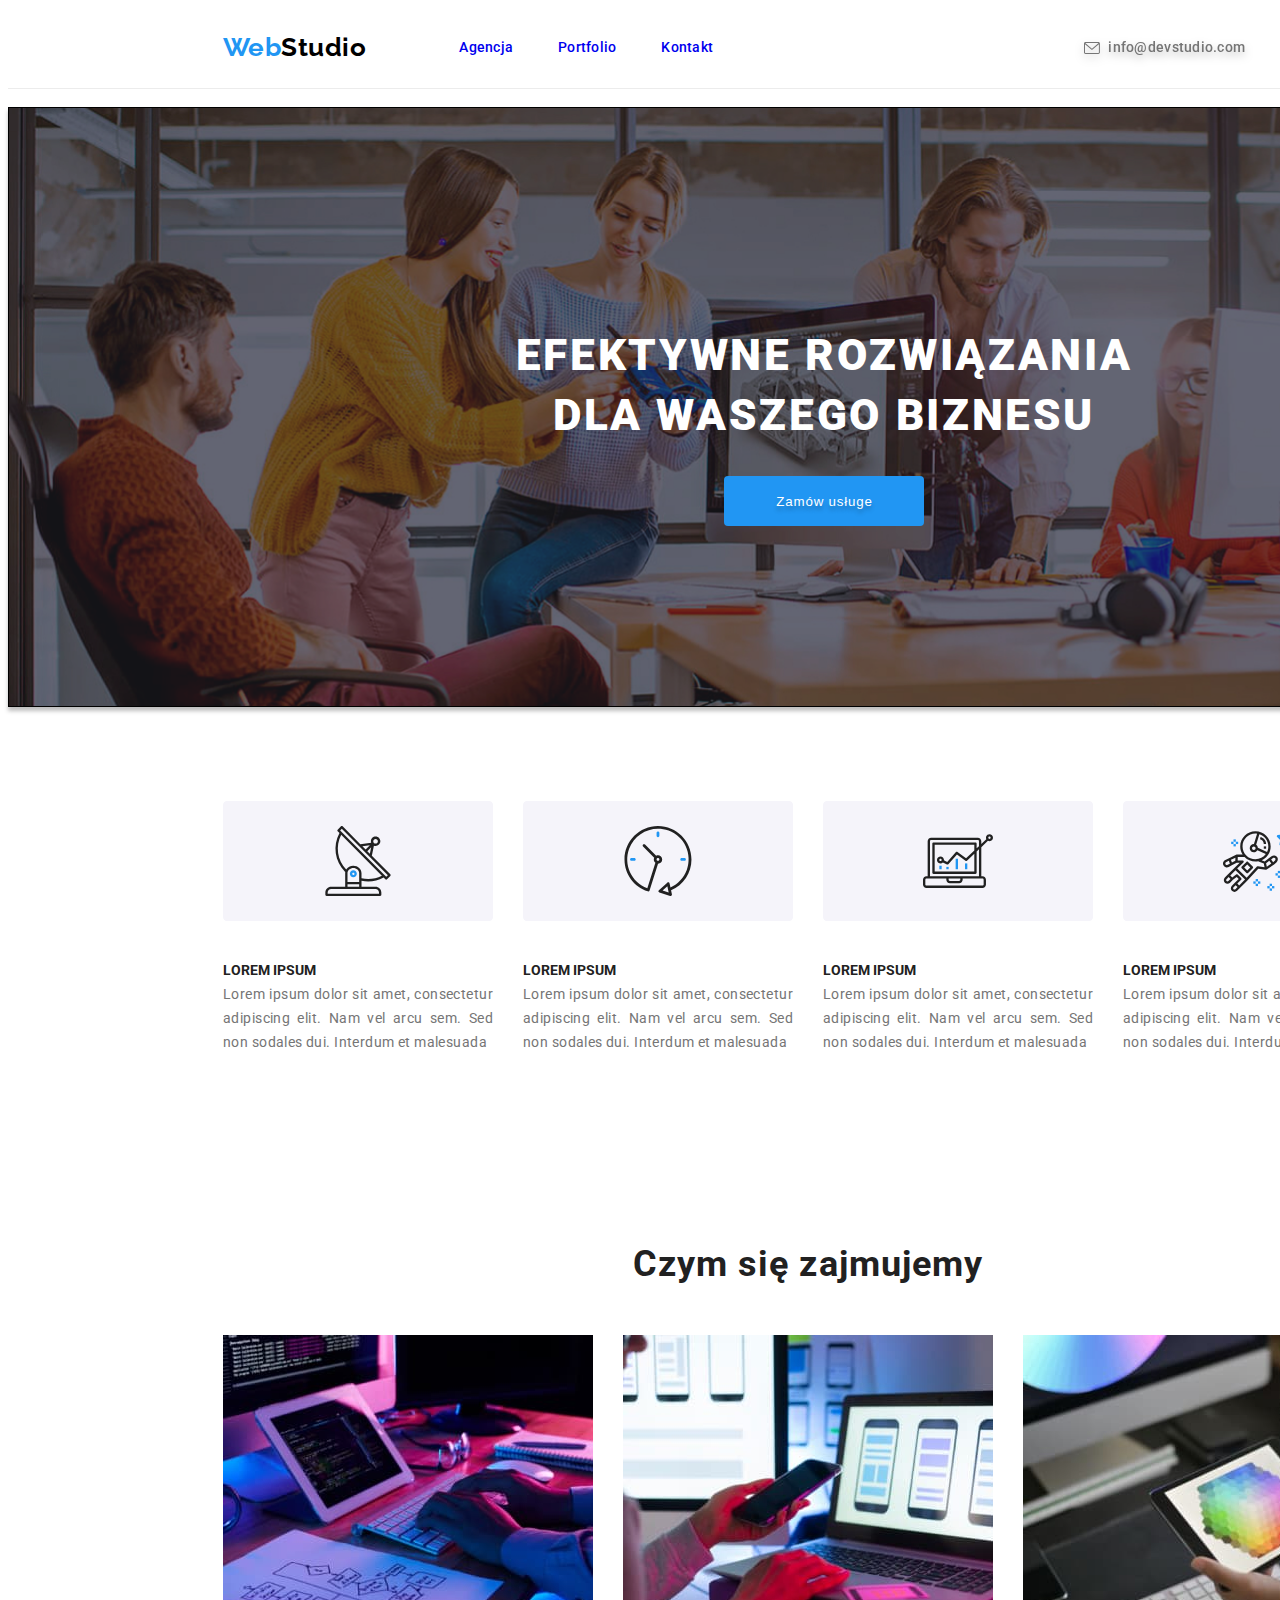
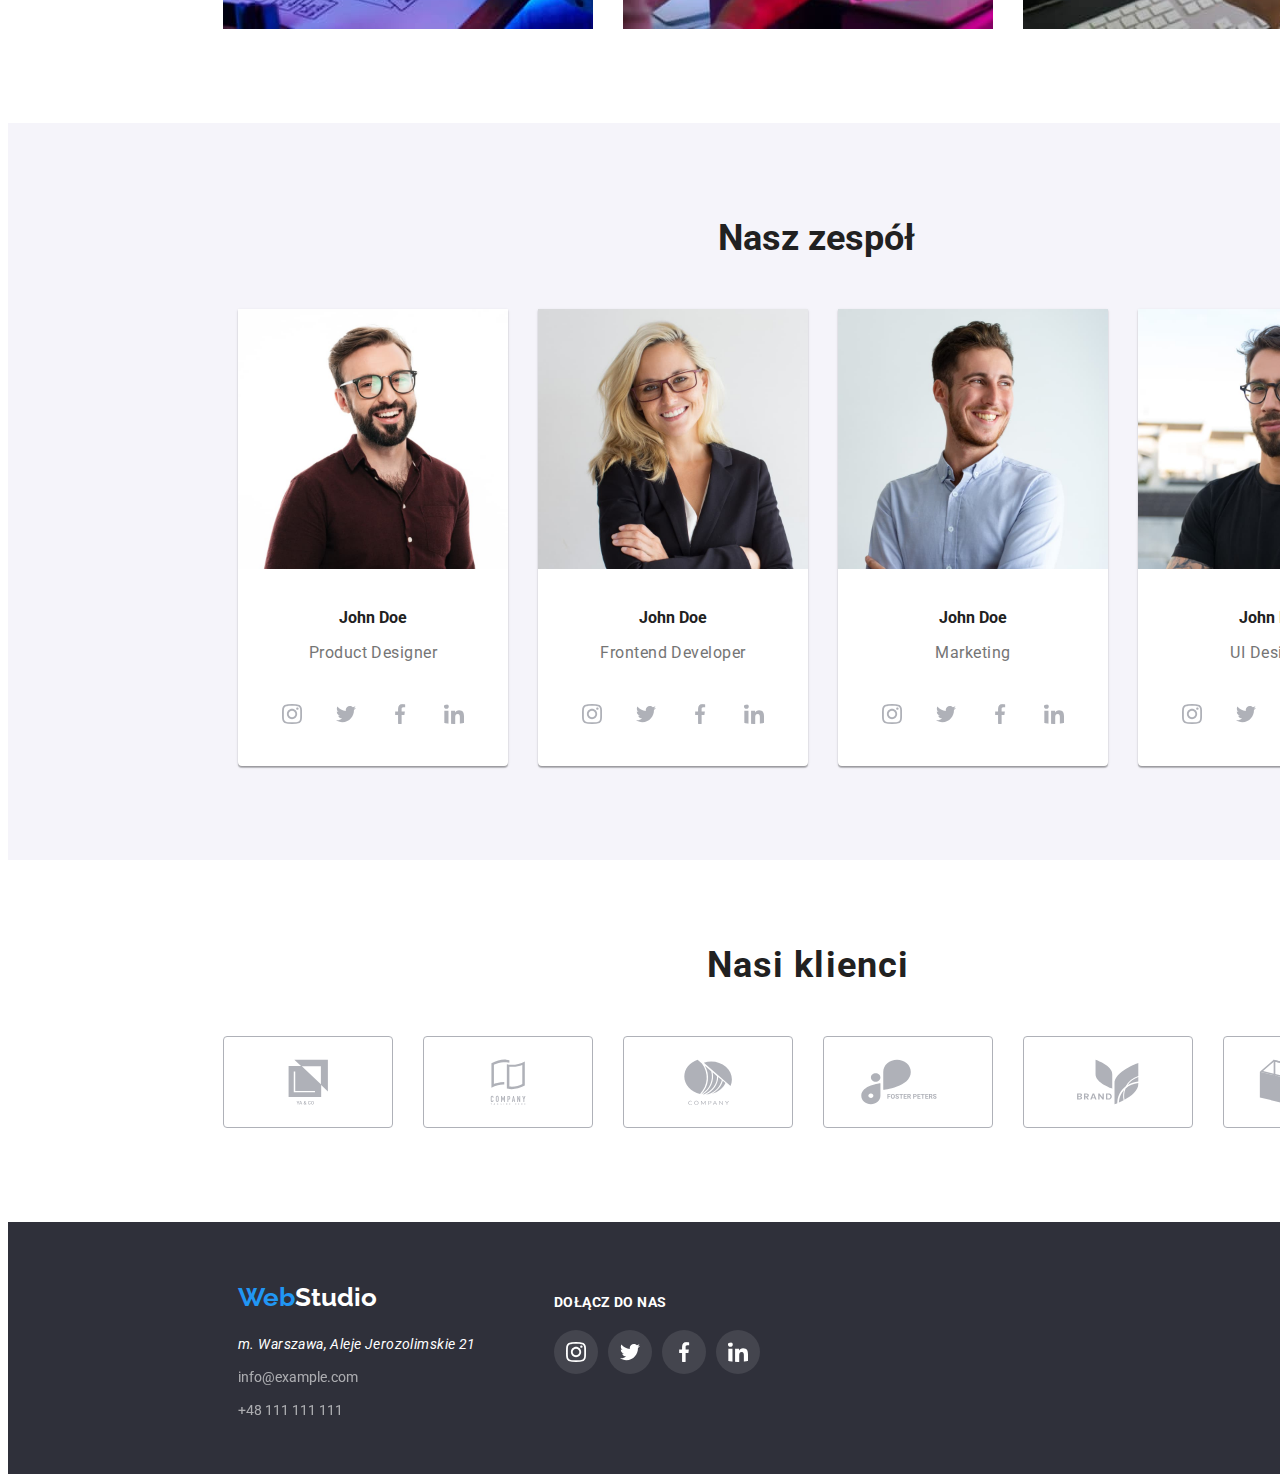
<file: index.html>
<!DOCTYPE html>
<html lang="en">
    <head>
        <title>Main page</title>
        <meta name="description" content="website-development" />
        <meta charset="utf-8" />
        <link rel="preconnect" href="https://fonts.googleapis.com" />
        <link rel="preconnect" href="https://fonts.gstatic.com" crossorigin />
        <link
            href="https://fonts.googleapis.com/css2?family=Raleway:wght@700&family=Roboto:wght@100;400;500;700;900&display=swap"
            rel="stylesheet"
        />

        <link href="./css/styles.css" rel="stylesheet" />
    </head>

    <body>
        <!-- Menu section-->
        <header>
            <div class="box">
                <div class="header-content container">
                    <div class="logo">
                        <a href="index.html"
                            ><span class="logo-header-first-part">Web</span
                            ><span class="logo-header-second-part"
                                >Studio</span
                            ></a
                        >
                    </div>
                    <nav>
                        <ul class="menu-nav nav-items">
                            <li class="active-link">
                                <a href="index.html">Agencja</a>
                            </li>
                            <li class="active-link">
                                <a href="portfolio.html">Portfolio</a>
                            </li>
                            <li class="active-link">
                                <a href="Kontakt">Kontakt</a>
                            </li>
                        </ul>
                    </nav>
                    <div class="contact-links">
                        <a
                            class="contact-header email"
                            href="mailto:info@example.com"
                            ><svg class="icon-envelope" width="10" height="16">
                                <use
                                    href="./images/icons.svg#icon-envelope"
                                ></use></svg
                            >info@devstudio.com</a
                        >
                        <a class="contact-header number" href="tel:+48111111111"
                            ><svg
                                class="icon-smartphone"
                                width="10"
                                height="16"
                            >
                                <use
                                    href="./images/icons.svg#icon-smartphone"
                                ></use></svg
                            >+48 111 111 111</a
                        >
                    </div>
                </div>
            </div>
        </header>

        <!-- Header section-->
        <header class="header-primary">
            <div class="container content-block">
                <h1 class="header-title">
                    EFEKTYWNE ROZWIĄZANIA DLA WASZEGO BIZNESU
                </h1>
                <button class="button-header" type="button">
                    Zamów usługe
                </button>
            </div>
        </header>

        <main>
            <!--Nasze atuty section -->
            <section class="section">
                <ul class="list-primary">
                    <li>
                        <svg class="icon-Group-1" width="270" height="120">
                            <use href="./images/icons.svg#icon-icon1"></use>
                        </svg>
                        <h4>LOREM IPSUM</h4>
                        <p class="list-primary-box">
                            Lorem ipsum dolor sit amet, consectetur adipiscing
                            elit. Nam vel arcu sem. Sed non sodales dui.
                            Interdum et malesuada
                        </p>
                    </li>
                    <li>
                        <svg class="icon-Group-2" width="270" height="120">
                            <use href="./images/icons.svg#icon-icon2"></use>
                        </svg>
                        <h4>LOREM IPSUM</h4>
                        <p class="list-primary-box">
                            Lorem ipsum dolor sit amet, consectetur adipiscing
                            elit. Nam vel arcu sem. Sed non sodales dui.
                            Interdum et malesuada
                        </p>
                    </li>
                    <li>
                        <svg class="icon-Group-3" width="270" height="120">
                            <use href="./images/icons.svg#icon-icon3"></use>
                        </svg>
                        <h4>LOREM IPSUM</h4>
                        <p class="list-primary-box">
                            Lorem ipsum dolor sit amet, consectetur adipiscing
                            elit. Nam vel arcu sem. Sed non sodales dui.
                            Interdum et malesuada
                        </p>
                    </li>
                    <li>
                        <svg class="icon-Group-4" width="270" height="120">
                            <use href="./images/icons.svg#icon-icon4"></use>
                        </svg>
                        <h4>LOREM IPSUM</h4>
                        <p class="list-primary-box">
                            Lorem ipsum dolor sit amet, consectetur adipiscing
                            elit. Nam vel arcu sem. Sed non sodales dui.
                            Interdum et malesuada
                        </p>
                    </li>
                </ul>
            </section>

            <!--Czym się zajmujemy section-->
            <section class="section">
                <div class="list-secondary container">
                    <h2 class="list-secondary-title">Czym się zajmujemy</h2>
                    <ul class="list-secondary-box">
                        <li class="list-secondary-item">
                            <img
                                src="./images/box1.jpg"
                                alt="man writing on a pc keyboard"
                                width="370"
                                height="294"
                            />
                        </li>
                        <li class="list-secondary-item">
                            <img
                                src="./images/box2.jpg"
                                alt="man using a mobile and laptop"
                                width="370"
                                height="294"
                            />
                        </li>
                        <li class="list-secondary-item">
                            <img
                                src="./images/box3.jpg"
                                alt="man using a tablet"
                                width="370"
                                height="294"
                            />
                        </li>
                    </ul>
                </div>
            </section>

            <!--Nasz zespół section-->
            <section class="our-team">
                <div class="container content-block">
                    <h2 class="our-team-title our-team-item">Nasz zespół</h2>
                    <div class="list-item">
                        <figure class="card-bg">
                            <img
                                src="./images/team-card1.jpg"
                                alt="product designer picture"
                                width="270"
                                height="260"
                            />

                            <figcaption class="list-item-block">
                                <h4 class="list-item-title">John Doe</h4>
                                <p class="list-item-description">
                                    Product Designer
                                </p>

                                <div class="social-media-icons">
                                    <svg class="icon" width="20" height="20">
                                        <use
                                            href="./images/icons.svg#icon-instagram"
                                        ></use></svg
                                    ><svg
                                        class="icon"
                                        width="20"
                                        height="16.25"
                                    >
                                        <use
                                            href="./images/icons.svg#icon-twitter"
                                        ></use></svg
                                    ><svg class="icon" width="10" height="20">
                                        <use
                                            href="./images/icons.svg#icon-facebook"
                                        ></use></svg
                                    ><svg class="icon" width="20" height="20">
                                        <use
                                            href="./images/icons.svg#icon-linkedin"
                                        ></use>
                                    </svg>
                                </div>
                            </figcaption>
                        </figure>

                        <figure class="card-bg">
                            <img
                                src="./images/team-card2.jpg"
                                alt="frontend developer picture"
                                width="270"
                                height="260"
                            />

                            <figcaption class="list-item-block">
                                <h4 class="list-item-title">John Doe</h4>
                                <p class="list-item-description">
                                    Frontend Developer
                                </p>
                                <div class="social-media-icons">
                                    <svg class="icon" width="20" height="20">
                                        <use
                                            href="./images/icons.svg#icon-instagram"
                                        ></use></svg
                                    ><svg
                                        class="icon"
                                        width="20"
                                        height="16.25"
                                    >
                                        <use
                                            href="./images/icons.svg#icon-twitter"
                                        ></use></svg
                                    ><svg class="icon" width="10" height="20">
                                        <use
                                            href="./images/icons.svg#icon-facebook"
                                        ></use></svg
                                    ><svg class="icon" width="20" height="20">
                                        <use
                                            href="./images/icons.svg#icon-linkedin"
                                        ></use>
                                    </svg>
                                </div>
                            </figcaption>
                        </figure>

                        <figure class="card-bg">
                            <img
                                src="./images/team-card3.jpg"
                                alt="marketing specialist picture"
                                width="270"
                                height="260"
                            />

                            <figcaption class="list-item-block">
                                <h4 class="list-item-title">John Doe</h4>
                                <p class="list-item-description">Marketing</p>
                                <div class="social-media-icons">
                                    <svg class="icon" width="20" height="20">
                                        <use
                                            href="./images/icons.svg#icon-instagram"
                                        ></use></svg
                                    ><svg
                                        class="icon"
                                        width="20"
                                        height="16.25"
                                    >
                                        <use
                                            href="./images/icons.svg#icon-twitter"
                                        ></use></svg
                                    ><svg class="icon" width="10" height="20">
                                        <use
                                            href="./images/icons.svg#icon-facebook"
                                        ></use></svg
                                    ><svg class="icon" width="20" height="20">
                                        <use
                                            href="./images/icons.svg#icon-linkedin"
                                        ></use>
                                    </svg>
                                </div>
                            </figcaption>
                        </figure>

                        <figure class="card-bg">
                            <img
                                src="./images/team-card4.jpg"
                                alt="UI designer picture"
                                width="270"
                                height="260"
                            />

                            <figcaption class="list-item-block">
                                <h4 class="list-item-title">John Doe</h4>
                                <p class="list-item-description">UI Designer</p>
                                <div class="social-media-icons">
                                    <svg class="icon" width="20" height="20">
                                        <use
                                            href="./images/icons.svg#icon-instagram"
                                        ></use></svg
                                    ><svg
                                        class="icon"
                                        width="20"
                                        height="16.25"
                                    >
                                        <use
                                            href="./images/icons.svg#icon-twitter"
                                        ></use></svg
                                    ><svg class="icon" width="10" height="20">
                                        <use
                                            href="./images/icons.svg#icon-facebook"
                                        ></use></svg
                                    ><svg class="icon" width="20" height="20">
                                        <use
                                            href="./images/icons.svg#icon-linkedin"
                                        ></use>
                                    </svg>
                                </div>
                            </figcaption>
                        </figure>
                    </div>
                </div>
            </section>
            <section class="our-clients">
                <h2 class="our-clients-title">Nasi klienci</h2>
                <div class="our-clients-icons">
                    <svg class="icon2">
                        <use href="./images/icons.svg#icon-group"></use></svg
                    ><svg class="icon2">
                        <use href="./images/icons.svg#icon-group-1"></use></svg
                    ><svg class="icon2">
                        <use href="./images/icons.svg#icon-group-2"></use></svg
                    ><svg class="icon2">
                        <use href="./images/icons.svg#icon-group-3"></use></svg
                    ><svg class="icon2">
                        <use href="./images/icons.svg#icon-group-4"></use></svg
                    ><svg class="icon2">
                        <use href="./images/icons.svg#icon-group-5"></use>
                    </svg>
                </div>
            </section>
        </main>

        <footer>
            <div class="footer">
                <div class="container footer-items">
                    <div class="logo-footer">
                        <a href="index.html"
                            ><span class="logo-header-first-part">Web</span
                            ><span class="logo-header-second-part"
                                >Studio</span
                            ></a
                        >
                    </div>
                    <address class="address-text">
                        m. Warszawa, Aleje Jerozolimskie 21
                    </address>
                    <div class="contact-links-footer">
                        <a href="mailto:info@example.com">info@example.com</a>
                        <a href="tel:+48111111111">+48 111 111 111</a>
                    </div>
                </div>
                <div class="social-icons-footer">
                    <h4 class="social-icons-footer-title">DOŁĄCZ DO NAS</h4>
                    <div class="icon3-container">
                        <svg class="icon3" width="20" height="20">
                            <use
                                href="./images/icons.svg#icon-instagram"
                            ></use></svg
                        ><svg class="icon3" width="20" height="16.25">
                            <use
                                href="./images/icons.svg#icon-twitter"
                            ></use></svg
                        ><svg class="icon3" width="10" height="20">
                            <use
                                href="./images/icons.svg#icon-facebook"
                            ></use></svg
                        ><svg class="icon3" width="20" height="20">
                            <use href="./images/icons.svg#icon-linkedin"></use>
                        </svg>
                    </div>
                </div>
            </div>
        </footer>
    </body>
</html>
</file>
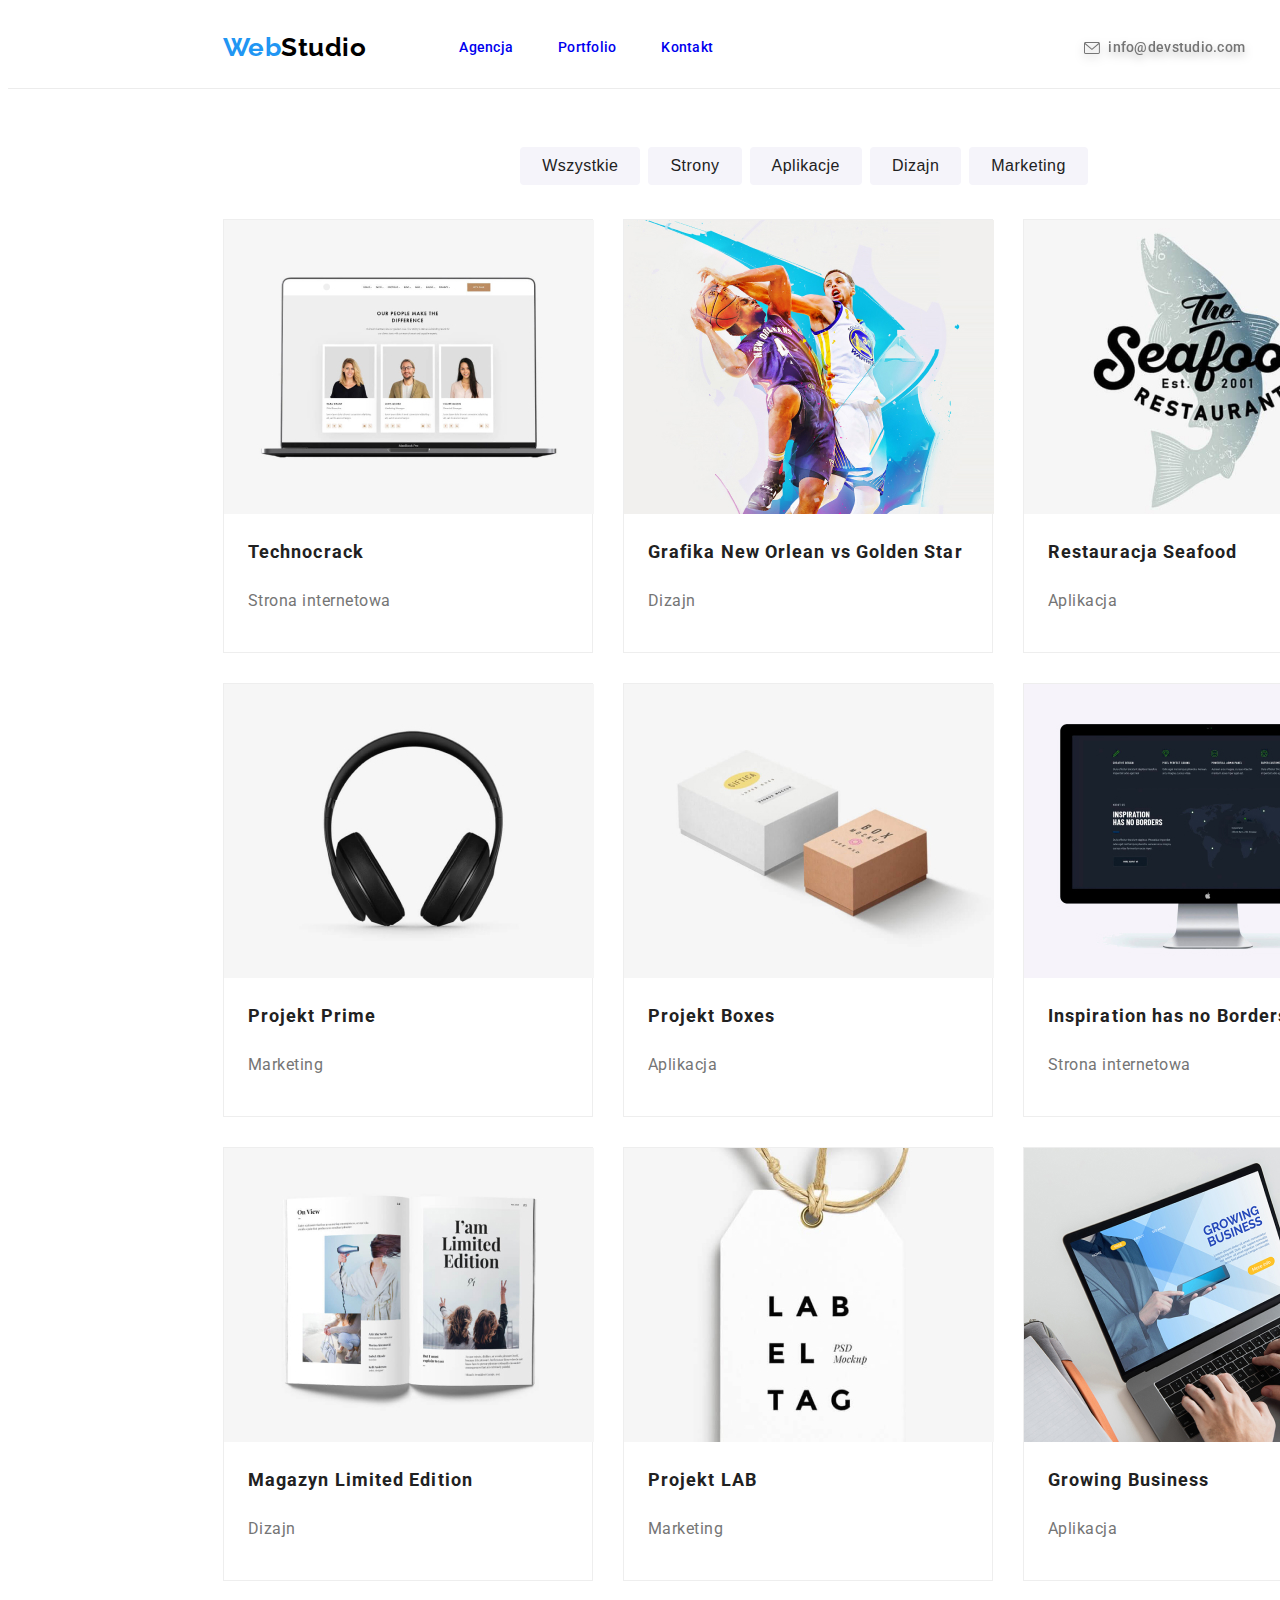
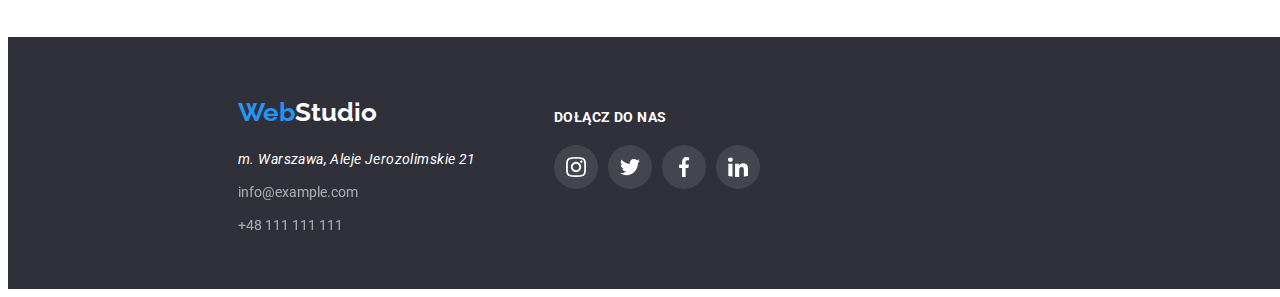
<file: portfolio.html>
<!DOCTYPE html>
<html lang="en">
    <head>
        <title>Portfolio</title>
        <meta name="description" content="website-development" />
        <meta charset="utf-8" />
        <link rel="preconnect" href="https://fonts.googleapis.com" />
        <link rel="preconnect" href="https://fonts.gstatic.com" crossorigin />
        <link
            href="https://fonts.googleapis.com/css2?family=Raleway:wght@700&family=Roboto:wght@100;400;500;700;900&display=swap"
            rel="stylesheet"
        />

        <link href="./css/styles.css" rel="stylesheet" />
    </head>

    <body>
        <!-- Menu section-->
        <header>
            <div class="box">
                <div class="header-content container">
                    <div class="logo">
                        <a href="index.html"
                            ><span class="logo-header-first-part">Web</span
                            ><span class="logo-header-second-part"
                                >Studio</span
                            ></a
                        >
                    </div>
                    <nav>
                        <ul class="menu-nav nav-items">
                            <li class="active-link">
                                <a href="index.html">Agencja</a>
                            </li>
                            <li class="active-link">
                                <a href="portfolio.html">Portfolio</a>
                            </li>
                            <li class="active-link">
                                <a href="Kontakt">Kontakt</a>
                            </li>
                        </ul>
                    </nav>
                    <div class="contact-links">
                        <a
                            class="contact-header email"
                            href="mailto:info@example.com"
                            ><svg class="icon-envelope" width="10" height="16">
                                <use
                                    href="./images/icons.svg#icon-envelope"
                                ></use>
                            </svg>
                            info@devstudio.com</a
                        >
                        <a class="contact-header number" href="tel:+48111111111"
                            ><svg
                                class="icon-smartphone"
                                width="10"
                                height="16"
                            >
                                <use
                                    href="./images/icons.svg#icon-smartphone"
                                ></use>
                            </svg>
                            +48 111 111 111</a
                        >
                    </div>
                </div>
            </div>
        </header>

        <main>
            <!-- Filters buttons -->
            <div class="container">
                <div class="portfolio">
                    <div class="pointer">
                        <ul class="buttons">
                            <li>
                                <button class="list-button" type="button">
                                    Wszystkie
                                </button>
                            </li>
                            <li>
                                <button class="list-button" type="button">
                                    Strony
                                </button>
                            </li>
                            <li>
                                <button class="list-button" type="button">
                                    Aplikacje
                                </button>
                            </li>
                            <li>
                                <button class="list-button" type="button">
                                    Dizajn
                                </button>
                            </li>
                            <li>
                                <button class="list-button" type="button">
                                    Marketing
                                </button>
                            </li>
                        </ul>
                    </div>

                    <!-- Portfolio items-->
                    <section class="list-item-portfolio">
                        <figure class="container-bg">
                            <img
                                src="./images/Portfolio1.jpg"
                                alt="team picture on laptop screen"
                                width="370"
                                height="294"
                            />
                            <figcaption class="list-item-title-portfolio">
                                <h4 class="card-title">Technocrack</h4>
                                <p class="card-description">
                                    Strona internetowa
                                </p>
                            </figcaption>
                        </figure>
                        <figure class="container-bg">
                            <img
                                src="./images/Portfolio2.jpg"
                                alt="two man plays basketball"
                                width="370"
                                height="294"
                            />
                            <figcaption class="list-item-title-portfolio">
                                <h4 class="card-title">
                                    Grafika New Orlean vs Golden Star
                                </h4>
                                <p class="card-description">Dizajn</p>
                            </figcaption>
                        </figure>
                        <figure class="container-bg">
                            <img
                                src="./images/Portfolio3.jpg"
                                alt="Restaurant logo"
                                width="370"
                                height="294"
                            />
                            <figcaption class="list-item-title-portfolio">
                                <h4 class="card-title">Restauracja Seafood</h4>
                                <p class="card-description">Aplikacja</p>
                            </figcaption>
                        </figure>
                        <figure class="container-bg">
                            <img
                                src="./images/Portfolio4.jpg"
                                alt="headphones"
                                width="370"
                                height="294"
                            />
                            <figcaption class="list-item-title-portfolio">
                                <h4 class="card-title">Projekt Prime</h4>
                                <p class="card-description">Marketing</p>
                            </figcaption>
                        </figure>
                        <figure class="container-bg">
                            <img
                                src="./images/Portfolio5.jpg"
                                alt="two boxes"
                                width="370"
                                height="294"
                            />
                            <figcaption class="list-item-title-portfolio">
                                <h4 class="card-title">Projekt Boxes</h4>
                                <p class="card-description">Aplikacja</p>
                            </figcaption>
                        </figure>
                        <figure class="container-bg">
                            <img
                                src="./images/Portfolio6.jpg"
                                alt="team picture on laptop screen"
                                width="370"
                                height="294"
                            />
                            <figcaption class="list-item-title-portfolio">
                                <h4 class="card-title">
                                    Inspiration has no Borders
                                </h4>
                                <p class="card-description">
                                    Strona internetowa
                                </p>
                            </figcaption>
                        </figure>
                        <figure class="container-bg">
                            <img
                                src="./images/Portfolio7.jpg"
                                alt="team picture on laptop screen"
                                width="370"
                                height="294"
                            />
                            <figcaption class="list-item-title-portfolio">
                                <h4 class="card-title">
                                    Magazyn Limited Edition
                                </h4>
                                <p class="card-description">Dizajn</p>
                            </figcaption>
                        </figure>
                        <figure class="container-bg">
                            <img
                                src="./images/Portfolio8.jpg"
                                alt="team picture on laptop screen"
                                width="370"
                                height="294"
                            />
                            <figcaption class="list-item-title-portfolio">
                                <h4 class="card-title">Projekt LAB</h4>
                                <p class="card-description">Marketing</p>
                            </figcaption>
                        </figure>
                        <figure class="container-bg">
                            <img
                                src="./images/Portfolio9.jpg"
                                alt="team picture on laptop screen"
                                width="370"
                                height="294"
                            />
                            <figcaption class="list-item-title-portfolio">
                                <h4 class="card-title">Growing Business</h4>
                                <p class="card-description">Aplikacja</p>
                            </figcaption>
                        </figure>
                    </section>
                </div>
            </div>
        </main>

        <footer>
            <div class="footer">
                <div class="container footer-items">
                    <div class="logo-footer">
                        <a href="index.html"
                            ><span class="logo-header-first-part">Web</span
                            ><span class="logo-header-second-part"
                                >Studio</span
                            ></a
                        >
                    </div>
                    <address class="address-text">
                        m. Warszawa, Aleje Jerozolimskie 21
                    </address>
                    <div class="contact-links-footer">
                        <a href="mailto:info@example.com">info@example.com</a>
                        <a href="tel:+48111111111">+48 111 111 111</a>
                    </div>
                </div>
                <div class="social-icons-footer">
                    <h4 class="social-icons-footer-title">DOŁĄCZ DO NAS</h4>
                    <div class="icon3-container">
                        <svg class="icon3" width="20" height="20">
                            <use href="./images/icons.svg#icon-instagram"></use>
                        </svg>
                        <svg class="icon3" width="20" height="16.25">
                            <use href="./images/icons.svg#icon-twitter"></use>
                        </svg>
                        <svg class="icon3" width="10" height="20">
                            <use href="./images/icons.svg#icon-facebook"></use>
                        </svg>
                        <svg class="icon3" width="20" height="20">
                            <use href="./images/icons.svg#icon-linkedin"></use>
                        </svg>
                    </div>
                </div>
            </div>
        </footer>
    </body>
</html>
</file>
<file: css/styles.css>
/*Header*/

body {
    font-family: "Roboto", sans-serif;
    background: var(--primary-background-color);
    color: var(--first-font-color);
}

:root {
    --first-font-color: #212121;
    --second-font-color: #2196f3;
    --third-font-color: #000000;
    --fourth-font-color: #757575;
    --fifth-font-color: #ffffff;
    --primary-background-color: #ffffff;
    --secondary-background-color: #2f303a;
    --tertiary-background-color: #f5f4fa;
    --fourthary-background-color: #2196f3;
}

/*Main Page*/
* {
    box-sizing: border-box;
}

a {
    text-decoration: none;
}

ul {
    list-style: none;
}

.container {
    display: flex;
    max-width: 1200px;
    margin-left: 215px;
}

h4 {
    width: 270px;
    margin: 0%;
    color: var(--first-font-color);
}

figure {
    margin-block: 0px;
    margin-inline: 0px;
    background: var(--fifth-font-color);
}

.section {
    padding: 94px 0px;
}

.box {
    display: flex;
    width: 1600px;
    margin-left: 0px;
    margin-top: 0px;
    border: 1px solid #ececec;
    border-left: none;
    border-top: none;
    border-right: none;
}

.header-primary {
    height: 600px;
    width: 1600px;
    margin-top: 18px;
    background: var(--secondary-background-color);
    background-image: url("../images/header-img-overlay.png"),
        url("../images/header.jpg");
    background-size: cover;
    border: 1px solid #000000;
    box-shadow: 0px 4px 4px rgba(0, 0, 0, 0.25);
}

.header-title {
    width: 696px;
    height: 120px;
    font-weight: 900;
    font-size: 44px;
    line-height: 1.36;
    color: var(--fifth-font-color);
    text-align: center;
    letter-spacing: 0.06em;
    text-transform: uppercase;
    margin-block-end: 0%;
    margin-block-start: 0%;
    margin: 218px auto auto auto;
}

.button-header {
    width: 200px;
    height: 50px;
    color: var(--fifth-font-color);
    background: var(--fourthary-background-color);
    border: 0px;
    border-radius: 4px;
    padding: 10px 41px 10px 42px;
    letter-spacing: 0.06em;
    text-align: center;
    text-shadow: 0px 4px 4px rgba(0, 0, 0, 0.25);
    margin: 30px auto auto auto;
}

.content-block {
    flex-direction: column;
}

.button-header .list-primary h4 {
    width: 270px;
    height: 16px;
    font-weight: 700;
    font-size: 14px;
    line-height: 1.14;
}

.list-primary {
    display: flex;
    margin-left: 215px;
    width: 1170px;
    font-size: 14px;
    line-height: 1.71;
    color: var(--fourth-font-color);
    padding: 0%;
    margin-block: 0px;
}

.list-primary-box {
    width: 270px;
    text-align: justify;
    margin: 10px 30px 179px auto;
    letter-spacing: 0.03em;
    margin-block: 0px;
}

.icon-Group-1 {
    width: 270px;
    height: 120px;
    margin-bottom: 30px;
}

.icon-Group-2 {
    width: 270px;
    height: 120px;
    margin-bottom: 30px;
}
.icon-Group-3 {
    width: 270px;
    height: 120px;
    margin-bottom: 30px;
}
.icon-Group-4 {
    width: 270px;
    height: 120px;
    margin-bottom: 30px;
}

.list-secondary {
    display: block;
    width: 1170px;
    align-self: center;
    margin-left: 215px;
}

.list-secondary .list-secondary-title {
    font-weight: 700;
    font-size: 36px;
    line-height: 1.17;
    color: var(--first-font-color);
    letter-spacing: 0.03em;
    text-align: center;
    margin-top: 0px;
    margin-bottom: 50px;
}

.list-secondary-item {
    display: inline-flex;
    justify-items: space-between;
    object-fit: contain;
}

.list-secondary-box {
    display: flex;
    justify-content: space-between;
    margin-block: 0%;
    padding-inline: 0%;
}

.our-team {
    width: 1600px;
    background: var(--tertiary-background-color);
}

.our-team-title {
    margin-block-end: 0px;
    margin-block-start: 0px;
    padding-top: 94px;
    margin: auto;
}

.our-team-item {
    display: flex;
    justify-self: center;
    width: 210px;
    font-weight: 700;
    font-size: 36px;
    line-height: 1.17;
    color: var(--first-font-color);
}

/*Portfolio*/

.portfolio {
    display: flex;
    flex-direction: column;
    width: 1170px;
    height: 1360px;
    justify-content: center;
    margin: 94px auto;
}

.logo {
    margin: 24px 93px 25px 0px;
    height: 31px;
    width: 145px;
    letter-spacing: 0.03em;
}

.logo-header-first-part {
    color: var(--second-font-color);
    font-family: "Raleway";
    font-weight: 700;
    font-size: 26px;
    line-height: 1.19;
}

.logo-header-second-part {
    color: var(--third-font-color);
    font-family: "Raleway";
    font-weight: 700;
    font-size: 26px;
    line-height: 1.19;
}

.contact-links {
    display: flex;
    font-weight: 500;
    font-size: 14px;
    line-height: 1.14;
    color: var(--fourth-font-color);
    letter-spacing: 0.02em;
    filter: drop-shadow(0px 4px 4px rgba(0, 0, 0, 0.25));
}

.nav-items {
    font-weight: 500;
    font-size: 14px;
    line-height: 1.14;
    letter-spacing: 0.02em;
    display: flex;
    justify-content: space-between;
}

.menu-nav {
    margin: 32px 371px 32px auto;
    width: 254px;
    padding-inline-start: 0px;
}

.menu-nav a:hover,
.menu-nav a:focus,
.menu-nav a:active {
    color: var(--second-font-color);
}

.buttons {
    display: flex;
    width: 572px;
    margin: auto 295px auto;
    justify-content: center;
    gap: 8px;
    margin-block: 0px;
    padding-inline: 0px;
}

.list-button {
    border: none;
    border-radius: 4px;
    padding: 6px 22px;
    background: var(--tertiary-background-color);
    font-weight: 500;
    font-size: 16px;
    line-height: 26px;
    letter-spacing: 0.03em;
    color: var(---first-font-color);
}
.buttons .list-button:hover,
.buttons .list-button:focus,
.buttons .list-button:active {
    color: var(--primary-background-color);
    background: var(--second-font-color);
    box-shadow: 0px 3px 1px rgba(0, 0, 0, 0.1), 0px 1px 2px rgba(0, 0, 0, 0.08),
        0px 2px 2px rgba(0, 0, 0, 0.12);
}

.pointer button {
    cursor: pointer;
}

.contact-header {
    display: flex;
    justify-content: space-between;
    align-items: center;
    font-weight: 500;
    font-size: 14px;
    line-height: 1.14;
    color: var(--fourth-font-color);
}

.email {
    margin: 32px 50px 32px auto;
    width: 161px;
}

.number {
    margin: 32px 227px 32px 0px;
    width: 130px;
}

.contact-links .contact-header:hover,
.contact-links .contact-header:focus {
    color: var(--second-font-color);
}

.icon-smartphone {
    width: 10px;
    height: 16px;
    fill: var(--fourth-font-color);
}

.contact-header:hover .icon-smartphone,
.contact-header:focus .icon-smartphone {
    fill: var(--second-font-color);
}

.icon-envelope {
    width: 16px;
    height: 12px;
    fill: var(--fourth-font-color);
}

.contact-header:hover .icon-envelope,
.contact-header:focus .icon-envelope {
    fill: var(--second-font-color);
}

.list-item {
    width: 1170px;
    display: flex;
    gap: 30px;
    margin: 50px auto 94px auto;
}

.list-item-portfolio {
    width: 1170px;
    display: flex;
    flex-wrap: wrap;
    gap: 30px;
    height: 100%;
    margin-top: 34px;
}

.list-item-title-portfolio {
    display: flex;
    flex-direction: column;
    margin: 20px 24px;
    width: 322px;
}

.container-bg {
    display: flex;
    flex-direction: column;
    width: 370px;
    border: 1px solid #eeeeee;
}
.container-bg:hover {
    box-shadow: 0px 1px 1px rgba(0, 0, 0, 0.12), 0px 4px 4px rgba(0, 0, 0, 0.06),
        1px 4px 6px rgba(0, 0, 0, 0.16);
    cursor: pointer;
}

.card-bg {
    box-shadow: 0px 1px 3px rgba(0, 0, 0, 0.12), 0px 1px 1px rgba(0, 0, 0, 0.14),
        0px 2px 1px rgba(0, 0, 0, 0.2);
    border-radius: 0px 0px 4px 4px;
}

.list-item-title {
    display: flex;
    flex-direction: column;
    align-items: center;
    margin-top: 30px;
}
.list-item-description {
    margin-block: 0px;
    margin: 10px auto 30px;
    font-size: 16px;
    line-height: 19px;
    text-align: center;
    letter-spacing: 0.03em;
}

.list-item figcaption {
    font-size: 16px;
    line-height: 1.875;
    color: var(--fourth-font-color);
}

.social-media-icons {
    display: flex;
    margin: 0px auto 30px;
    justify-content: space-between;
    width: 206px;
    height: 44px;
    cursor: pointer;
}

.icon {
    fill: #afb1b8;
    padding: 12px 0px 12px;
    width: 44px;
    height: 44px;
    border-radius: 50%;
}

.icon:hover,
.icon:focus {
    fill: #ffffff;
    background-color: #2196f3;
}

.list-item-block {
    display: flex;
    flex-direction: column;
    text-align: center;
}

.card-title {
    width: 322px;
    font-size: 18px;
    line-height: 36px;
    letter-spacing: 0.06em;
    color: var(--first-font-color);
}

.card-description {
    width: 322px;
    font-size: 16px;
    line-height: 30px;
    letter-spacing: 0.03em;
    color: var(--fourth-font-color);
}

.our-clients {
    display: flex;
    justify-content: center;
    flex-direction: column;
    width: 1600px;
    padding: 84px 215px 94px;
}
.our-clients-title {
    width: 1170px;
    font-weight: 700;
    font-size: 36px;
    line-height: 42px;
    text-align: center;
    letter-spacing: 0.03em;
    margin-block: 0px;
    color: #212121;
    padding-bottom: 50px;
}

.our-clients-icons {
    display: flex;
    justify-content: space-between;
}

.icon2 {
    width: 170px;
    height: 92px;
    border: 1px solid #afb1b8;
    border-radius: 4px;
    fill: #afb1b8;
    padding: 22px 0px 22px;
    cursor: pointer;
}

.icon2:hover,
.icon2:focus {
    fill: #2196f3;
    background-color: #ffffff;
    border: 1px solid #2196f3;
}

.footer {
    display: flex;

    width: 1600px;
    height: 252px;
    background: var(--secondary-background-color);
}

.footer-items {
    flex-direction: column;
}

.logo-footer {
    display: block;
    width: 145px;
    margin: 60px auto 20px 15px;
}

.contact-links-footer a {
    display: flex;
    width: 231px;
    margin: 0px auto 9px 15px;
    font-size: 14px;
    line-height: 1.71;
    color: var(--primary-background-color);
    opacity: 0.6;
}

.contact-links-footer a:hover,
.contact-links-footer a:focus {
    color: var(--second-font-color);
}

.footer .logo-header-second-part {
    color: var(--primary-background-color);
}

.address-text {
    width: 246px;
    margin: 0px auto 9px 15px;
    font-size: 14px;
    line-height: 1.71;
    letter-spacing: 0.03em;
    color: var(--primary-background-color);
}

.social-icons-footer {
    margin: 72px auto auto 70px;
    width: 206px;
    height: 80px;
    justify-content: space-between;
}

.icon3 {
    fill: #ffffff;
    padding: 12px 0px 12px;
    margin-top: 20px;

    width: 44px;
    height: 44px;
    border-radius: 50%;
    background-color: rgba(255, 255, 255, 0.1);
}

.icon3:hover,
.icon3:focus {
    fill: #ffffff;
    background-color: #2196f3;
}

.social-icons-footer-title {
    font-weight: 700;
    font-size: 14px;
    line-height: 16px;
    letter-spacing: 0.03em;
    text-transform: uppercase;
    color: #ffffff;
}

.icon3-container {
    display: flex;
    width: 206px;
    justify-content: space-between;
    cursor: pointer;
}
</file>
